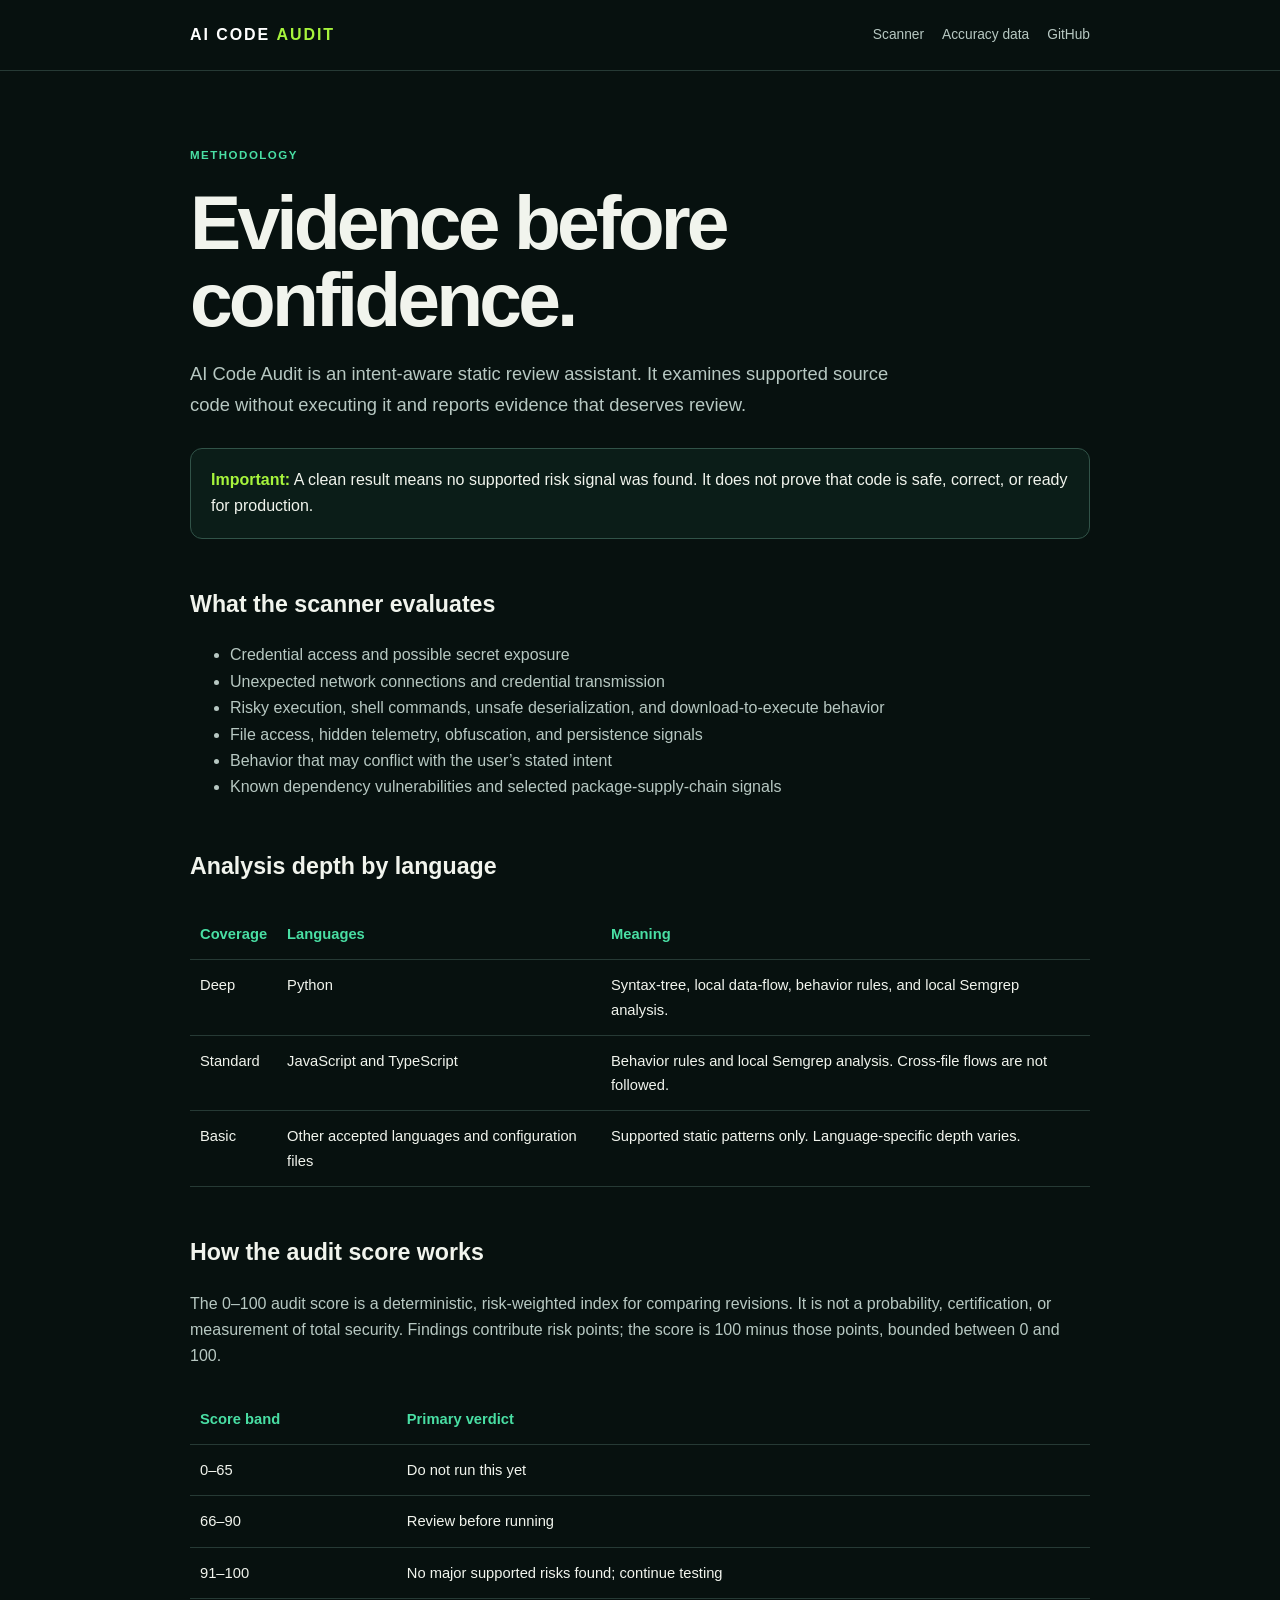
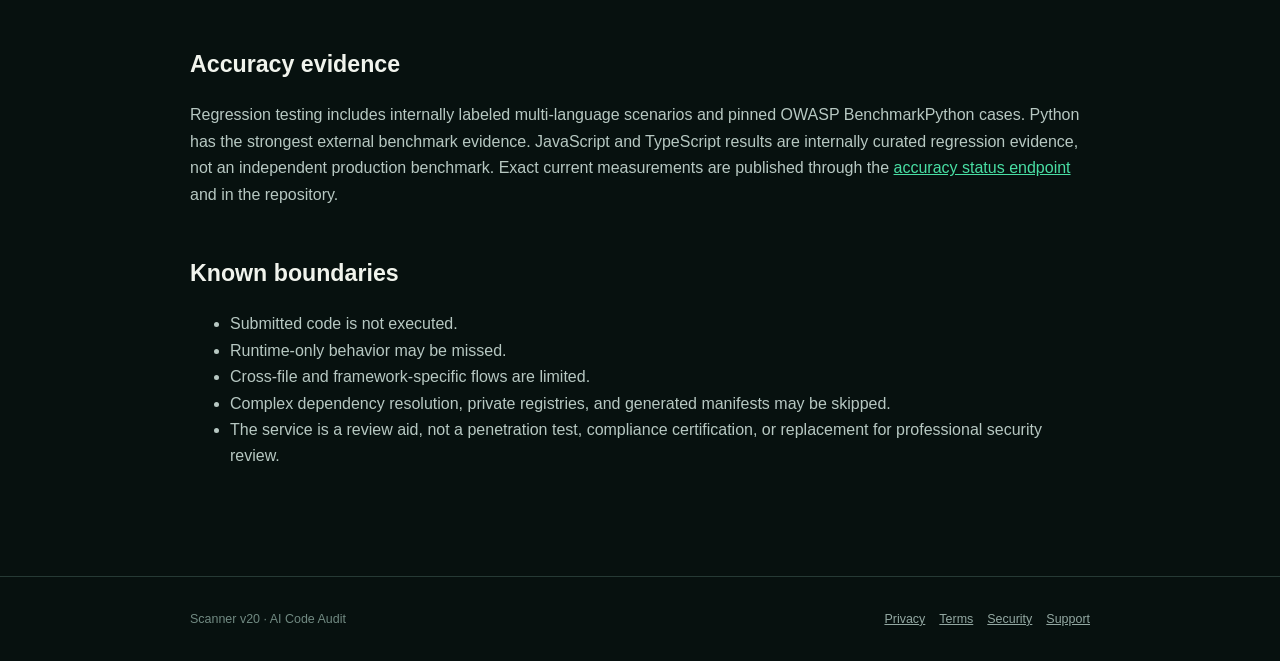
<file: static/methodology.html>
<!doctype html><html lang="en"><head><meta charset="utf-8"><meta name="viewport" content="width=device-width,initial-scale=1"><meta name="description" content="How AI Code Audit performs intent-aware static review and calculates its audit score."><link rel="canonical" href="https://code-trust-check.onrender.com/methodology"><link rel="stylesheet" href="/static/info.css"><link rel="icon" href="/static/brand-mark.svg"><title>Methodology — AI Code Audit</title></head><body>
<header><a class="brand" href="/">AI CODE <b>AUDIT</b></a><nav><a href="/">Scanner</a><a href="/accuracy/status">Accuracy data</a><a href="https://github.com/samkiper/code-trust-check">GitHub</a></nav></header>
<main><span class="eyebrow">Methodology</span><h1>Evidence before confidence.</h1><p class="lede">AI Code Audit is an intent-aware static review assistant. It examines supported source code without executing it and reports evidence that deserves review.</p>
<div class="notice"><strong>Important:</strong> A clean result means no supported risk signal was found. It does not prove that code is safe, correct, or ready for production.</div>
<h2>What the scanner evaluates</h2><ul><li>Credential access and possible secret exposure</li><li>Unexpected network connections and credential transmission</li><li>Risky execution, shell commands, unsafe deserialization, and download-to-execute behavior</li><li>File access, hidden telemetry, obfuscation, and persistence signals</li><li>Behavior that may conflict with the user’s stated intent</li><li>Known dependency vulnerabilities and selected package-supply-chain signals</li></ul>
<h2>Analysis depth by language</h2><table><thead><tr><th>Coverage</th><th>Languages</th><th>Meaning</th></tr></thead><tbody><tr><td>Deep</td><td>Python</td><td>Syntax-tree, local data-flow, behavior rules, and local Semgrep analysis.</td></tr><tr><td>Standard</td><td>JavaScript and TypeScript</td><td>Behavior rules and local Semgrep analysis. Cross-file flows are not followed.</td></tr><tr><td>Basic</td><td>Other accepted languages and configuration files</td><td>Supported static patterns only. Language-specific depth varies.</td></tr></tbody></table>
<h2>How the audit score works</h2><p>The 0–100 audit score is a deterministic, risk-weighted index for comparing revisions. It is not a probability, certification, or measurement of total security. Findings contribute risk points; the score is 100 minus those points, bounded between 0 and 100.</p><table><thead><tr><th>Score band</th><th>Primary verdict</th></tr></thead><tbody><tr><td>0–65</td><td>Do not run this yet</td></tr><tr><td>66–90</td><td>Review before running</td></tr><tr><td>91–100</td><td>No major supported risks found; continue testing</td></tr></tbody></table>
<h2>Accuracy evidence</h2><p>Regression testing includes internally labeled multi-language scenarios and pinned OWASP BenchmarkPython cases. Python has the strongest external benchmark evidence. JavaScript and TypeScript results are internally curated regression evidence, not an independent production benchmark. Exact current measurements are published through the <a href="/accuracy/status">accuracy status endpoint</a> and in the repository.</p>
<h2>Known boundaries</h2><ul><li>Submitted code is not executed.</li><li>Runtime-only behavior may be missed.</li><li>Cross-file and framework-specific flows are limited.</li><li>Complex dependency resolution, private registries, and generated manifests may be skipped.</li><li>The service is a review aid, not a penetration test, compliance certification, or replacement for professional security review.</li></ul></main>
<footer><span>Scanner v20 · AI Code Audit</span><div class="links"><a href="/privacy">Privacy</a><a href="/terms">Terms</a><a href="/security">Security</a><a href="/support">Support</a></div></footer></body></html>
</file>
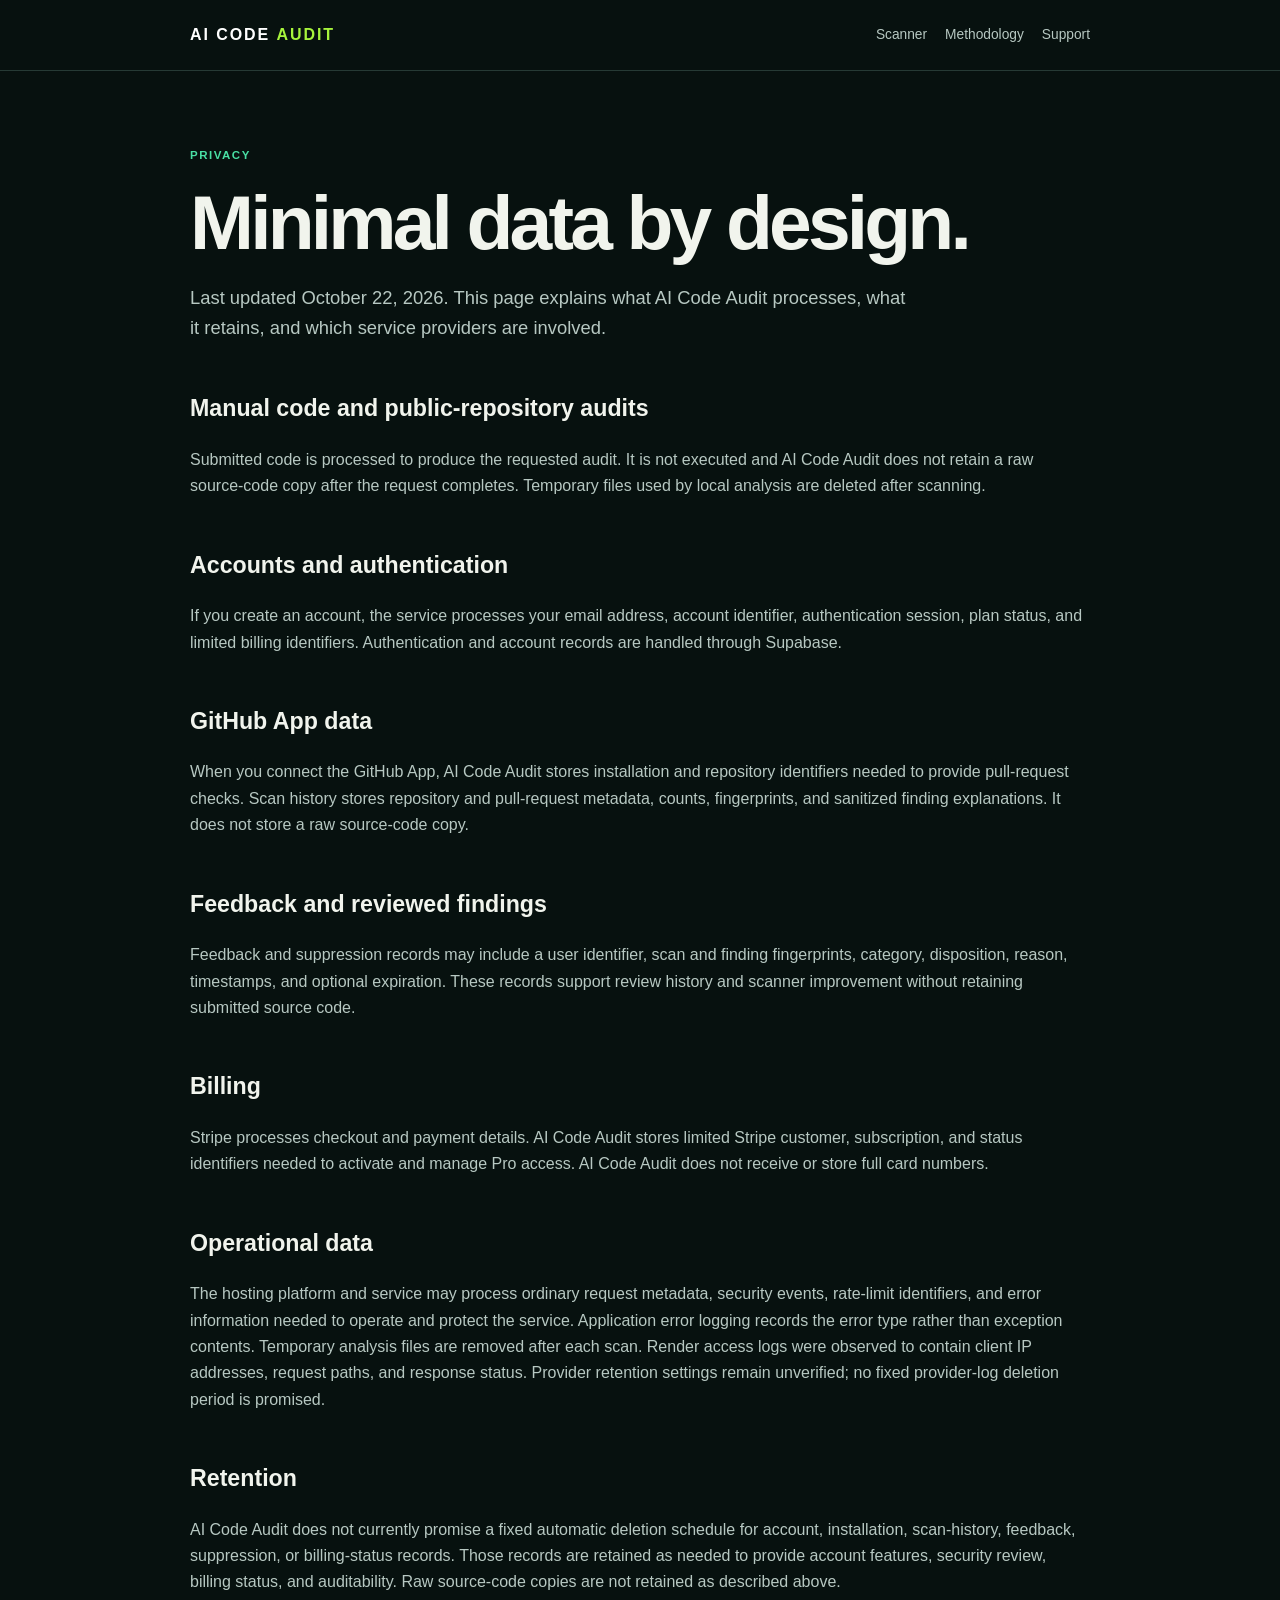
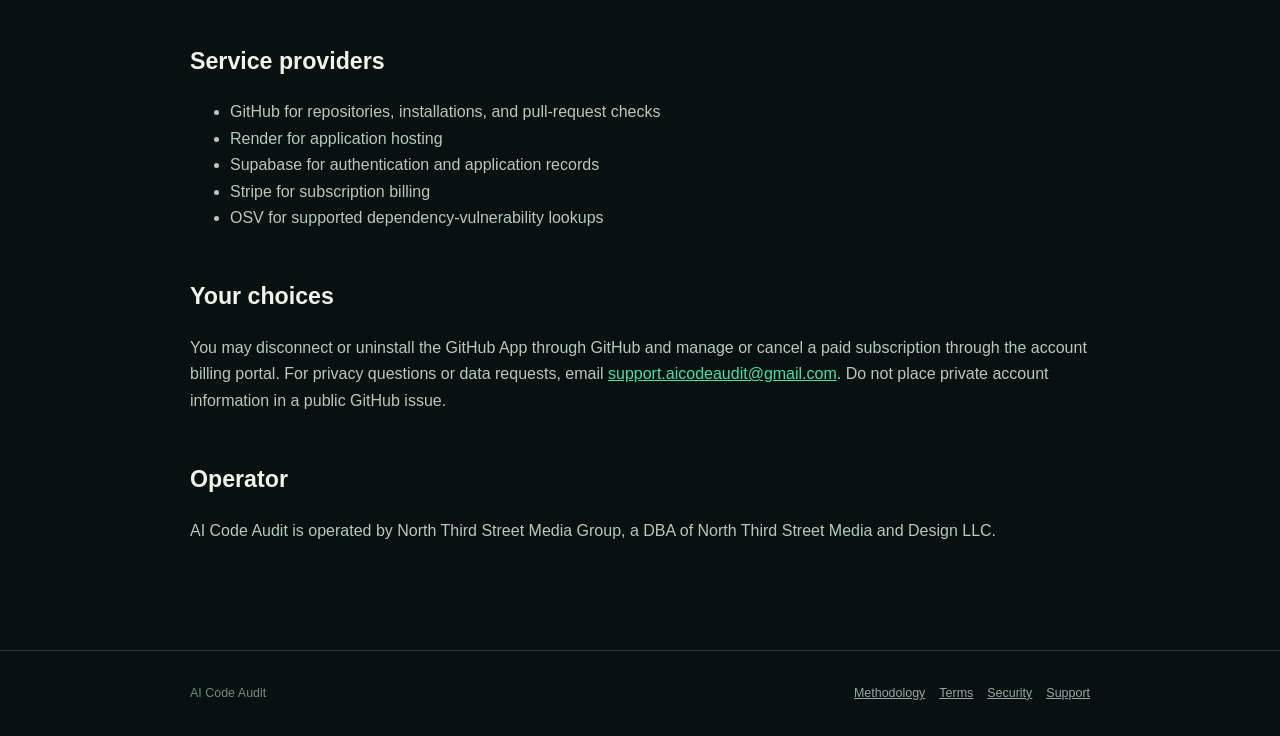
<file: static/privacy.html>
<!doctype html><html lang="en"><head><meta charset="utf-8"><meta name="viewport" content="width=device-width,initial-scale=1"><meta name="description" content="AI Code Audit privacy practices and data boundaries."><link rel="canonical" href="https://code-trust-check.onrender.com/privacy"><link rel="stylesheet" href="/static/info.css"><link rel="icon" href="/static/brand-mark.svg"><title>Privacy — AI Code Audit</title></head><body>
<header><a class="brand" href="/">AI CODE <b>AUDIT</b></a><nav><a href="/">Scanner</a><a href="/methodology">Methodology</a><a href="/support">Support</a></nav></header>
<main><span class="eyebrow">Privacy</span><h1>Minimal data by design.</h1><p class="lede">Last updated October 22, 2026. This page explains what AI Code Audit processes, what it retains, and which service providers are involved.</p>
<h2>Manual code and public-repository audits</h2><p>Submitted code is processed to produce the requested audit. It is not executed and AI Code Audit does not retain a raw source-code copy after the request completes. Temporary files used by local analysis are deleted after scanning.</p>
<h2>Accounts and authentication</h2><p>If you create an account, the service processes your email address, account identifier, authentication session, plan status, and limited billing identifiers. Authentication and account records are handled through Supabase.</p>
<h2>GitHub App data</h2><p>When you connect the GitHub App, AI Code Audit stores installation and repository identifiers needed to provide pull-request checks. Scan history stores repository and pull-request metadata, counts, fingerprints, and sanitized finding explanations. It does not store a raw source-code copy.</p>
<h2>Feedback and reviewed findings</h2><p>Feedback and suppression records may include a user identifier, scan and finding fingerprints, category, disposition, reason, timestamps, and optional expiration. These records support review history and scanner improvement without retaining submitted source code.</p>
<h2>Billing</h2><p>Stripe processes checkout and payment details. AI Code Audit stores limited Stripe customer, subscription, and status identifiers needed to activate and manage Pro access. AI Code Audit does not receive or store full card numbers.</p>
<h2>Operational data</h2><p>The hosting platform and service may process ordinary request metadata, security events, rate-limit identifiers, and error information needed to operate and protect the service. Application error logging records the error type rather than exception contents. Temporary analysis files are removed after each scan. Render access logs were observed to contain client IP addresses, request paths, and response status. Provider retention settings remain unverified; no fixed provider-log deletion period is promised.</p>
<h2>Retention</h2><p>AI Code Audit does not currently promise a fixed automatic deletion schedule for account, installation, scan-history, feedback, suppression, or billing-status records. Those records are retained as needed to provide account features, security review, billing status, and auditability. Raw source-code copies are not retained as described above.</p>
<h2>Service providers</h2><ul><li>GitHub for repositories, installations, and pull-request checks</li><li>Render for application hosting</li><li>Supabase for authentication and application records</li><li>Stripe for subscription billing</li><li>OSV for supported dependency-vulnerability lookups</li></ul>
<h2>Your choices</h2><p>You may disconnect or uninstall the GitHub App through GitHub and manage or cancel a paid subscription through the account billing portal. For privacy questions or data requests, email <a href="mailto:support.aicodeaudit@gmail.com">support.aicodeaudit@gmail.com</a>. Do not place private account information in a public GitHub issue.</p>
<h2>Operator</h2><p>AI Code Audit is operated by North Third Street Media Group, a DBA of North Third Street Media and Design LLC.</p></main>
<footer><span>AI Code Audit</span><div class="links"><a href="/methodology">Methodology</a><a href="/terms">Terms</a><a href="/security">Security</a><a href="/support">Support</a></div></footer></body></html>
</file>
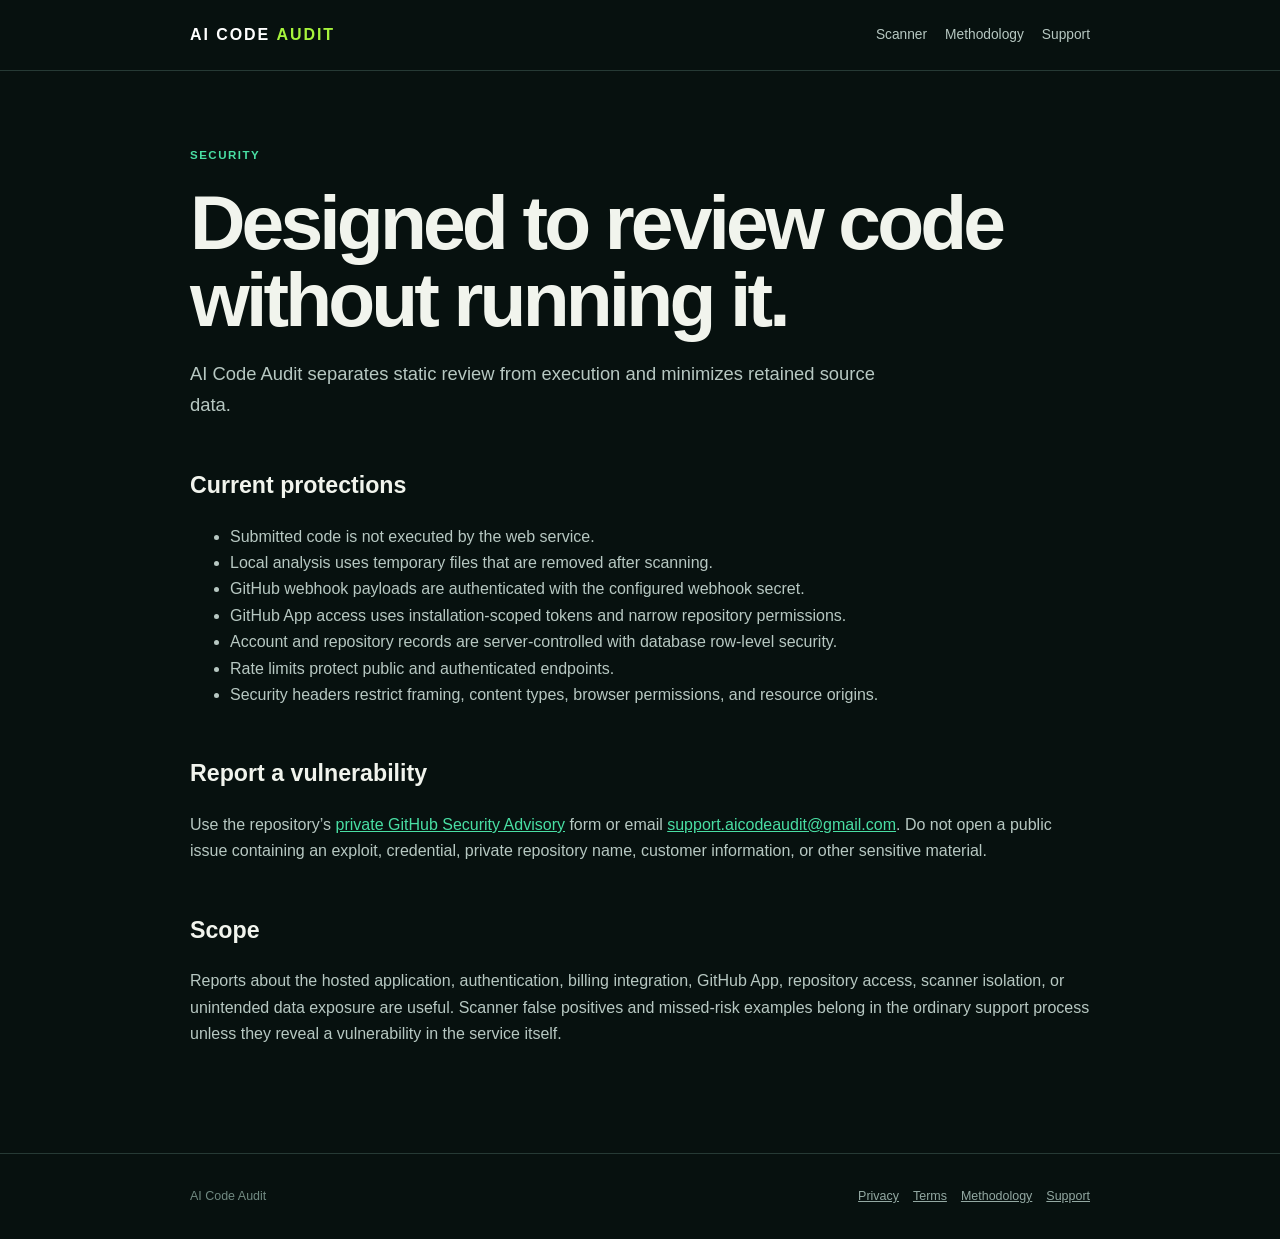
<file: static/security.html>
<!doctype html><html lang="en"><head><meta charset="utf-8"><meta name="viewport" content="width=device-width,initial-scale=1"><meta name="description" content="Security practices and vulnerability reporting for AI Code Audit."><link rel="canonical" href="https://code-trust-check.onrender.com/security"><link rel="stylesheet" href="/static/info.css"><link rel="icon" href="/static/brand-mark.svg"><title>Security — AI Code Audit</title></head><body>
<header><a class="brand" href="/">AI CODE <b>AUDIT</b></a><nav><a href="/">Scanner</a><a href="/methodology">Methodology</a><a href="/support">Support</a></nav></header>
<main><span class="eyebrow">Security</span><h1>Designed to review code without running it.</h1><p class="lede">AI Code Audit separates static review from execution and minimizes retained source data.</p>
<h2>Current protections</h2><ul><li>Submitted code is not executed by the web service.</li><li>Local analysis uses temporary files that are removed after scanning.</li><li>GitHub webhook payloads are authenticated with the configured webhook secret.</li><li>GitHub App access uses installation-scoped tokens and narrow repository permissions.</li><li>Account and repository records are server-controlled with database row-level security.</li><li>Rate limits protect public and authenticated endpoints.</li><li>Security headers restrict framing, content types, browser permissions, and resource origins.</li></ul>
<h2>Report a vulnerability</h2><p>Use the repository’s <a href="https://github.com/samkiper/code-trust-check/security/advisories/new">private GitHub Security Advisory</a> form or email <a href="mailto:support.aicodeaudit@gmail.com">support.aicodeaudit@gmail.com</a>. Do not open a public issue containing an exploit, credential, private repository name, customer information, or other sensitive material.</p>
<h2>Scope</h2><p>Reports about the hosted application, authentication, billing integration, GitHub App, repository access, scanner isolation, or unintended data exposure are useful. Scanner false positives and missed-risk examples belong in the ordinary support process unless they reveal a vulnerability in the service itself.</p></main>
<footer><span>AI Code Audit</span><div class="links"><a href="/privacy">Privacy</a><a href="/terms">Terms</a><a href="/methodology">Methodology</a><a href="/support">Support</a></div></footer></body></html>
</file>
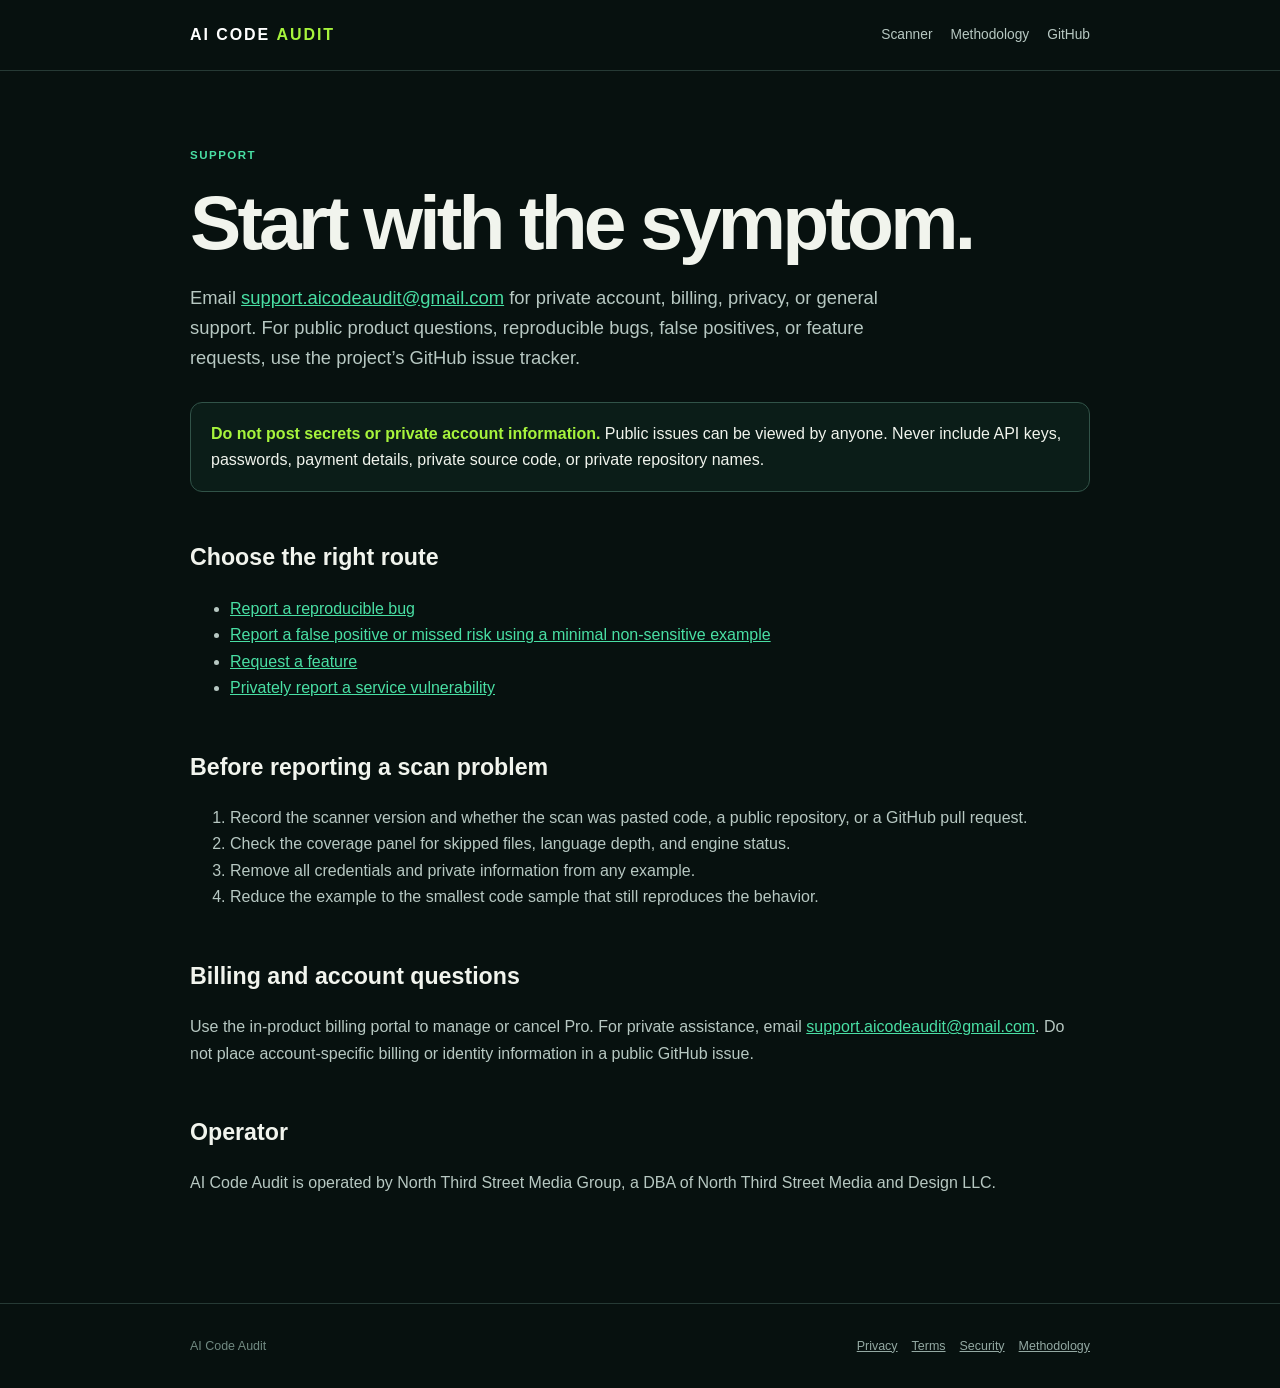
<file: static/support.html>
<!doctype html><html lang="en"><head><meta charset="utf-8"><meta name="viewport" content="width=device-width,initial-scale=1"><meta name="description" content="Support and troubleshooting for AI Code Audit."><link rel="canonical" href="https://code-trust-check.onrender.com/support"><link rel="stylesheet" href="/static/info.css"><link rel="icon" href="/static/brand-mark.svg"><title>Support — AI Code Audit</title></head><body>
<header><a class="brand" href="/">AI CODE <b>AUDIT</b></a><nav><a href="/">Scanner</a><a href="/methodology">Methodology</a><a href="https://github.com/samkiper/code-trust-check">GitHub</a></nav></header>
<main><span class="eyebrow">Support</span><h1>Start with the symptom.</h1><p class="lede">Email <a href="mailto:support.aicodeaudit@gmail.com">support.aicodeaudit@gmail.com</a> for private account, billing, privacy, or general support. For public product questions, reproducible bugs, false positives, or feature requests, use the project’s GitHub issue tracker.</p>
<div class="notice"><strong>Do not post secrets or private account information.</strong> Public issues can be viewed by anyone. Never include API keys, passwords, payment details, private source code, or private repository names.</div>
<h2>Choose the right route</h2><ul><li><a href="https://github.com/samkiper/code-trust-check/issues/new?template=bug_report.yml">Report a reproducible bug</a></li><li><a href="https://github.com/samkiper/code-trust-check/issues/new?template=scanner_feedback.yml">Report a false positive or missed risk using a minimal non-sensitive example</a></li><li><a href="https://github.com/samkiper/code-trust-check/issues/new?template=feature_request.yml">Request a feature</a></li><li><a href="https://github.com/samkiper/code-trust-check/security/advisories/new">Privately report a service vulnerability</a></li></ul>
<h2>Before reporting a scan problem</h2><ol><li>Record the scanner version and whether the scan was pasted code, a public repository, or a GitHub pull request.</li><li>Check the coverage panel for skipped files, language depth, and engine status.</li><li>Remove all credentials and private information from any example.</li><li>Reduce the example to the smallest code sample that still reproduces the behavior.</li></ol>
<h2>Billing and account questions</h2><p>Use the in-product billing portal to manage or cancel Pro. For private assistance, email <a href="mailto:support.aicodeaudit@gmail.com">support.aicodeaudit@gmail.com</a>. Do not place account-specific billing or identity information in a public GitHub issue.</p>
<h2>Operator</h2><p>AI Code Audit is operated by North Third Street Media Group, a DBA of North Third Street Media and Design LLC.</p></main>
<footer><span>AI Code Audit</span><div class="links"><a href="/privacy">Privacy</a><a href="/terms">Terms</a><a href="/security">Security</a><a href="/methodology">Methodology</a></div></footer></body></html>
</file>
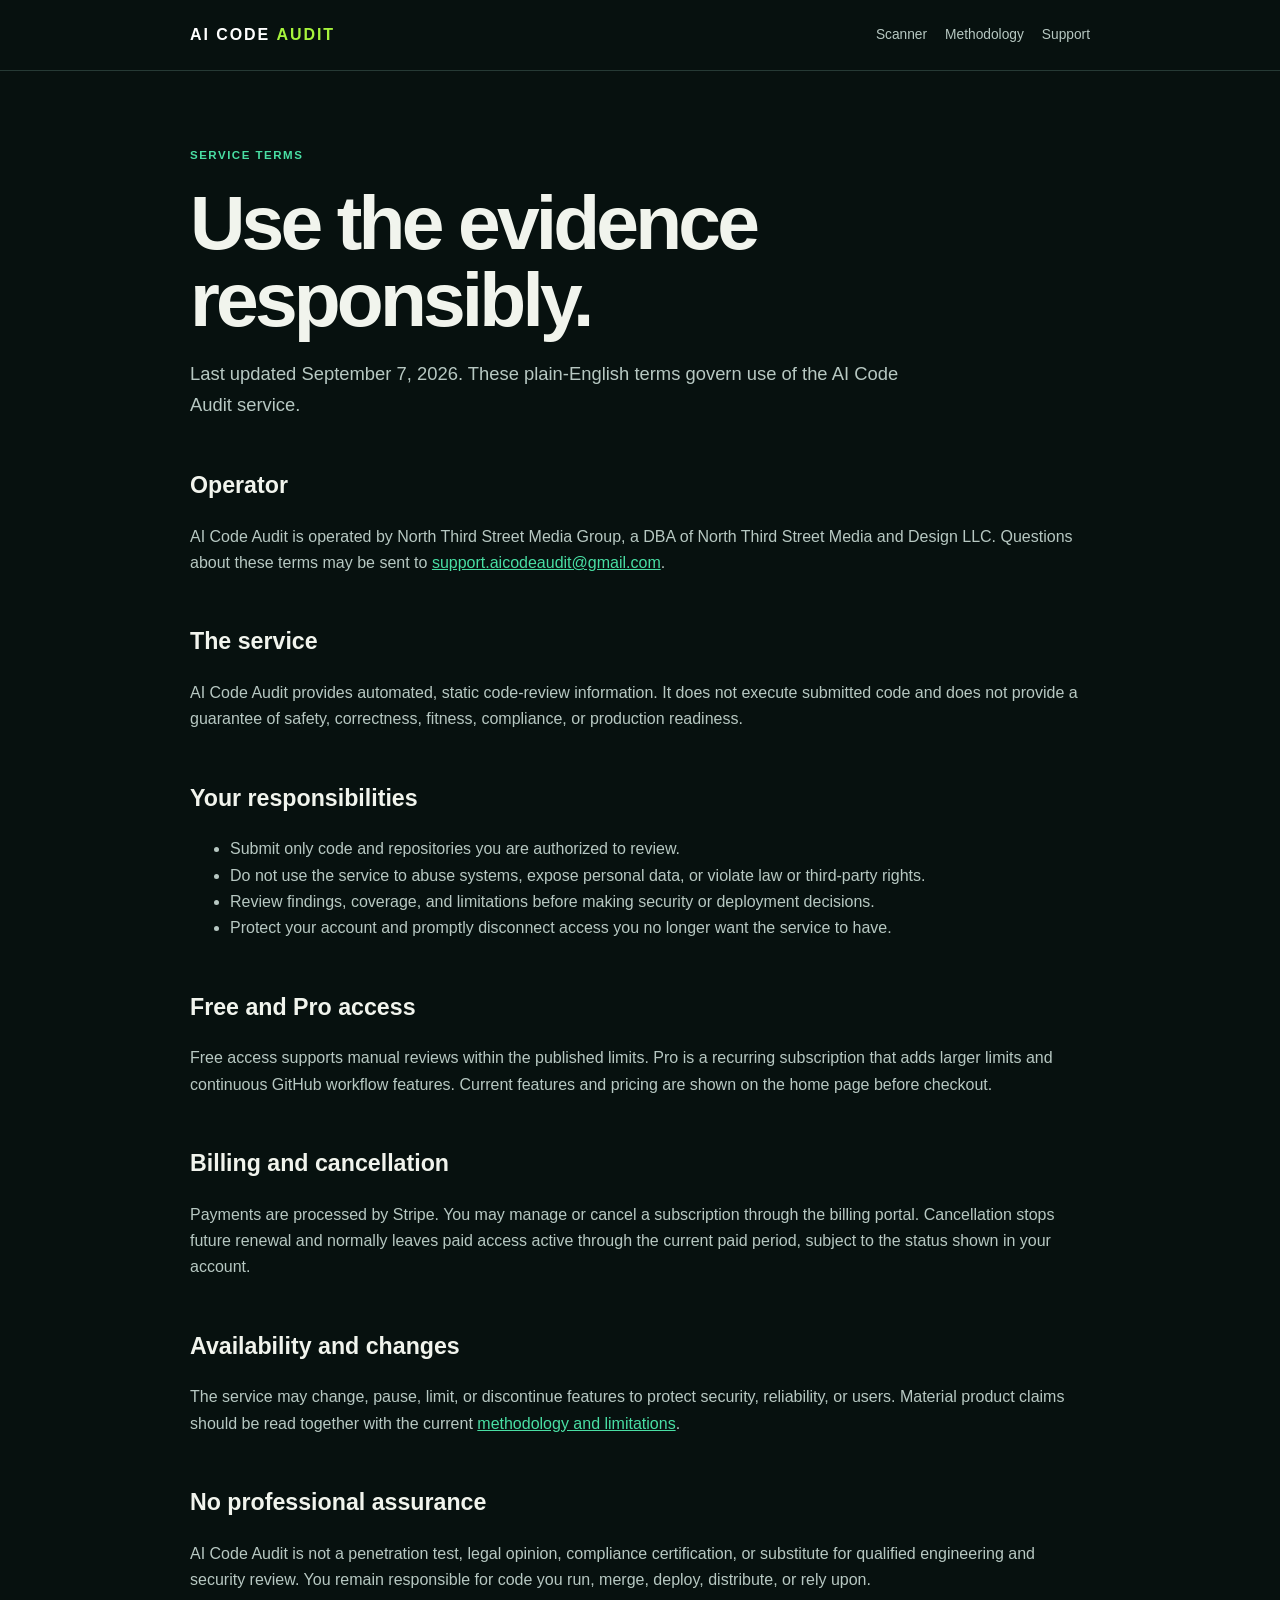
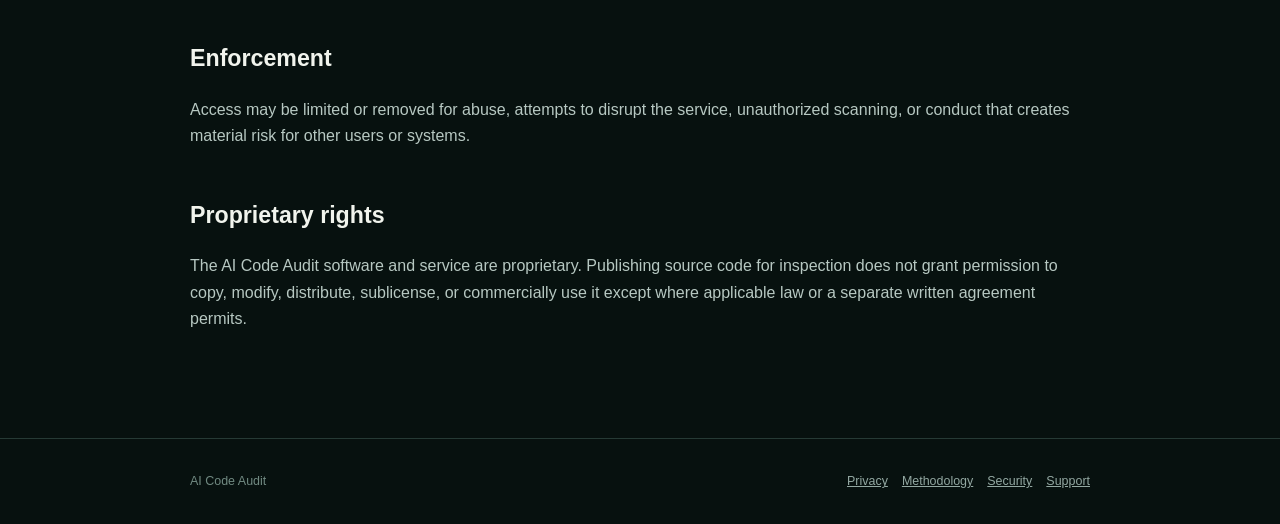
<file: static/terms.html>
<!doctype html><html lang="en"><head><meta charset="utf-8"><meta name="viewport" content="width=device-width,initial-scale=1"><meta name="description" content="Plain-English terms for using AI Code Audit."><link rel="canonical" href="https://code-trust-check.onrender.com/terms"><link rel="stylesheet" href="/static/info.css"><link rel="icon" href="/static/brand-mark.svg"><title>Terms — AI Code Audit</title></head><body>
<header><a class="brand" href="/">AI CODE <b>AUDIT</b></a><nav><a href="/">Scanner</a><a href="/methodology">Methodology</a><a href="/support">Support</a></nav></header>
<main><span class="eyebrow">Service terms</span><h1>Use the evidence responsibly.</h1><p class="lede">Last updated September 7, 2026. These plain-English terms govern use of the AI Code Audit service.</p>
<h2>Operator</h2><p>AI Code Audit is operated by North Third Street Media Group, a DBA of North Third Street Media and Design LLC. Questions about these terms may be sent to <a href="mailto:support.aicodeaudit@gmail.com">support.aicodeaudit@gmail.com</a>.</p>
<h2>The service</h2><p>AI Code Audit provides automated, static code-review information. It does not execute submitted code and does not provide a guarantee of safety, correctness, fitness, compliance, or production readiness.</p>
<h2>Your responsibilities</h2><ul><li>Submit only code and repositories you are authorized to review.</li><li>Do not use the service to abuse systems, expose personal data, or violate law or third-party rights.</li><li>Review findings, coverage, and limitations before making security or deployment decisions.</li><li>Protect your account and promptly disconnect access you no longer want the service to have.</li></ul>
<h2>Free and Pro access</h2><p>Free access supports manual reviews within the published limits. Pro is a recurring subscription that adds larger limits and continuous GitHub workflow features. Current features and pricing are shown on the home page before checkout.</p>
<h2>Billing and cancellation</h2><p>Payments are processed by Stripe. You may manage or cancel a subscription through the billing portal. Cancellation stops future renewal and normally leaves paid access active through the current paid period, subject to the status shown in your account.</p>
<h2>Availability and changes</h2><p>The service may change, pause, limit, or discontinue features to protect security, reliability, or users. Material product claims should be read together with the current <a href="/methodology">methodology and limitations</a>.</p>
<h2>No professional assurance</h2><p>AI Code Audit is not a penetration test, legal opinion, compliance certification, or substitute for qualified engineering and security review. You remain responsible for code you run, merge, deploy, distribute, or rely upon.</p>
<h2>Enforcement</h2><p>Access may be limited or removed for abuse, attempts to disrupt the service, unauthorized scanning, or conduct that creates material risk for other users or systems.</p>
<h2>Proprietary rights</h2><p>The AI Code Audit software and service are proprietary. Publishing source code for inspection does not grant permission to copy, modify, distribute, sublicense, or commercially use it except where applicable law or a separate written agreement permits.</p></main>
<footer><span>AI Code Audit</span><div class="links"><a href="/privacy">Privacy</a><a href="/methodology">Methodology</a><a href="/security">Security</a><a href="/support">Support</a></div></footer></body></html>
</file>
<file: static/info.css>
:root{--ink:#07110f;--panel:#0d1a17;--line:#263a35;--muted:#93a8a2;--paper:#f1f4ed;--acid:#a7f43c;--mint:#49dfa4;--red:#ff8b84;--amber:#ffd382}
*{box-sizing:border-box}body{margin:0;background:var(--ink);color:var(--paper);font-family:Arial,Helvetica,sans-serif;line-height:1.65}a{color:var(--mint)}header{border-bottom:1px solid var(--line);padding:22px max(24px,calc((100vw - 900px)/2));display:flex;justify-content:space-between;align-items:center}.brand{color:#fff;text-decoration:none;font-weight:800;letter-spacing:.12em}.brand b{color:var(--acid)}header nav{display:flex;gap:18px}header nav a{color:#b7c8c2;text-decoration:none;font-size:.86rem}main{width:min(900px,calc(100% - 40px));margin:0 auto;padding:70px 0 90px}.eyebrow{color:var(--mint);font-size:.72rem;font-weight:800;letter-spacing:.13em;text-transform:uppercase}h1{font-size:clamp(2.5rem,7vw,4.8rem);line-height:1;letter-spacing:-.05em;margin:16px 0 22px}h2{margin-top:46px;font-size:1.45rem}h3{margin-top:28px;font-size:1.05rem}p,li{color:#b7c8c2}.lede{font-size:1.15rem;max-width:720px}.notice{border:1px solid #315348;background:#0b1d18;border-radius:12px;padding:18px 20px;margin:28px 0}.notice strong{color:var(--acid)}table{width:100%;border-collapse:collapse;margin:24px 0;font-size:.92rem}th,td{border-bottom:1px solid var(--line);padding:13px 10px;text-align:left;vertical-align:top}th{color:var(--mint)}code{background:#14231f;padding:2px 5px;border-radius:4px}footer{border-top:1px solid var(--line);padding:32px max(24px,calc((100vw - 900px)/2));color:#718a82;font-size:.78rem;display:flex;gap:16px;justify-content:space-between;flex-wrap:wrap}.links{display:flex;gap:14px;flex-wrap:wrap}.links a{color:#93a8a2}@media(max-width:650px){header{align-items:flex-start;gap:18px}header nav{flex-wrap:wrap;justify-content:flex-end}main{padding-top:45px}table{font-size:.78rem}}
</file>
